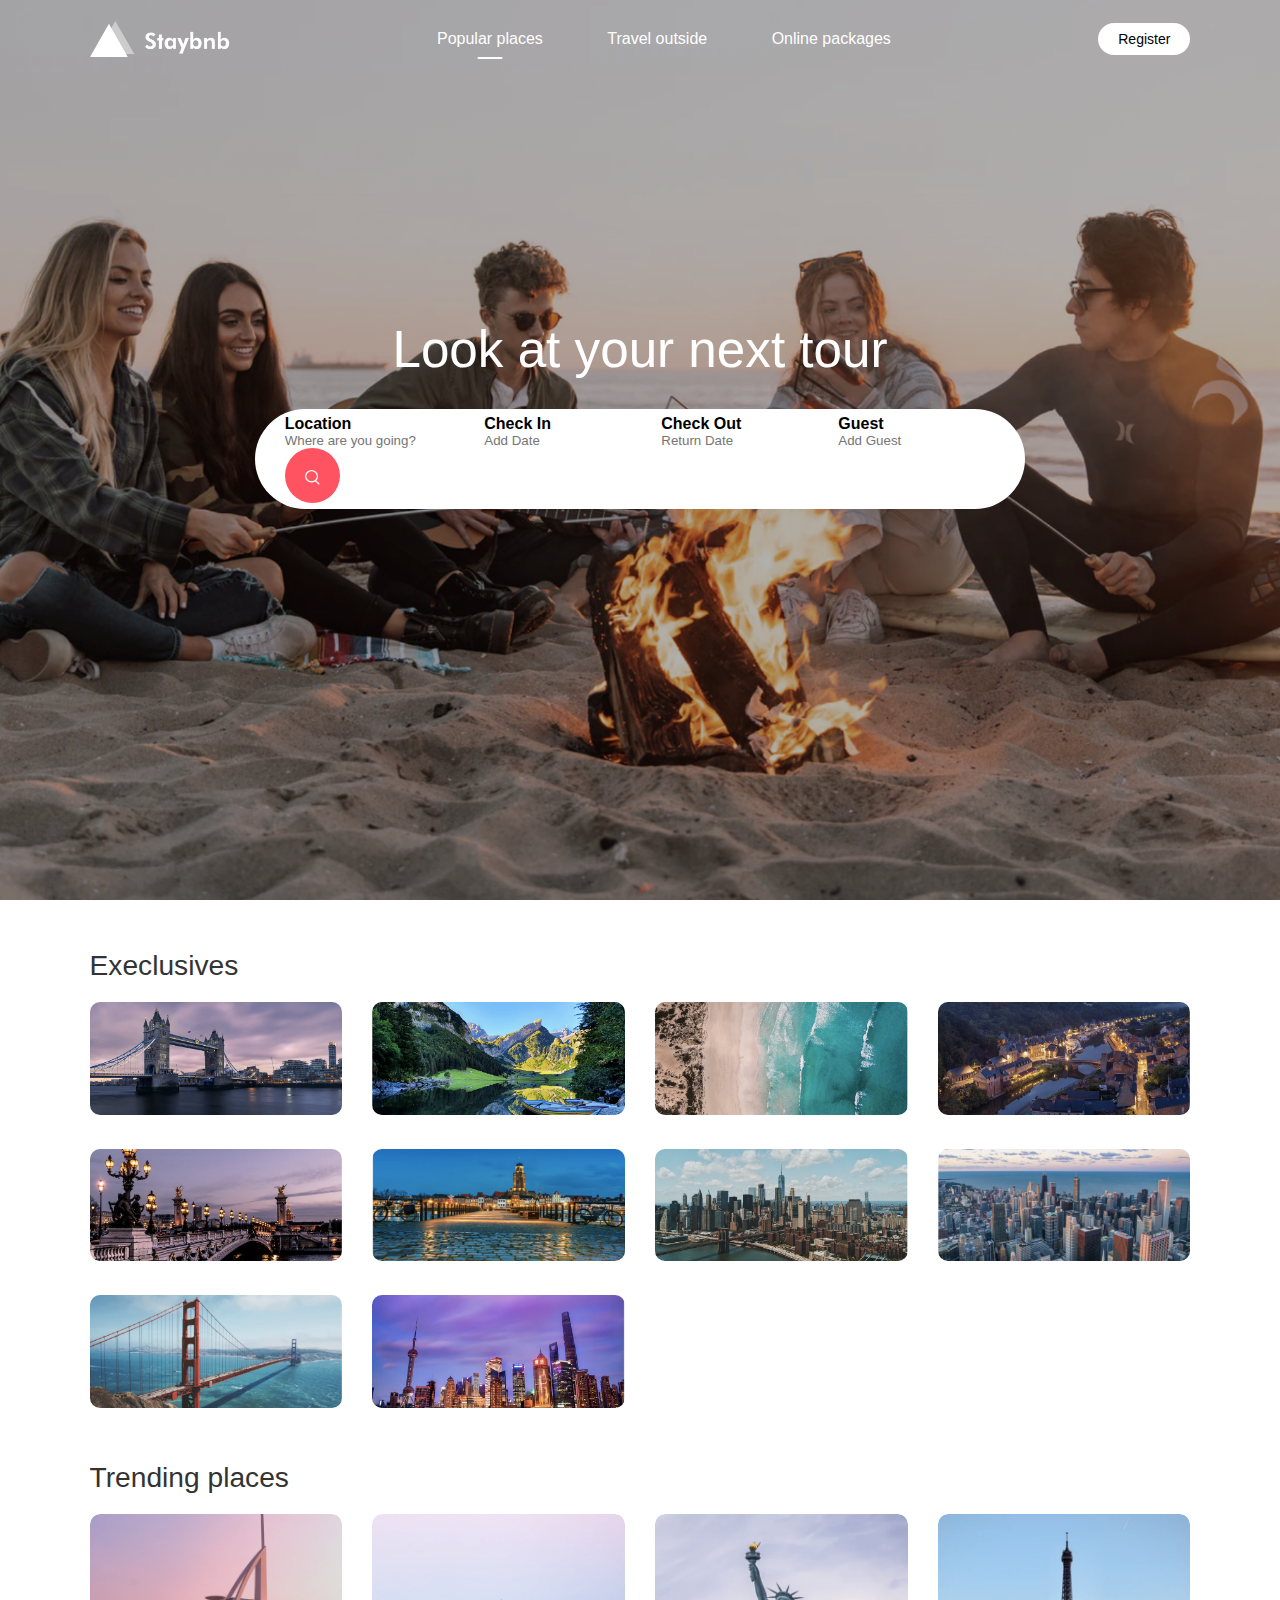
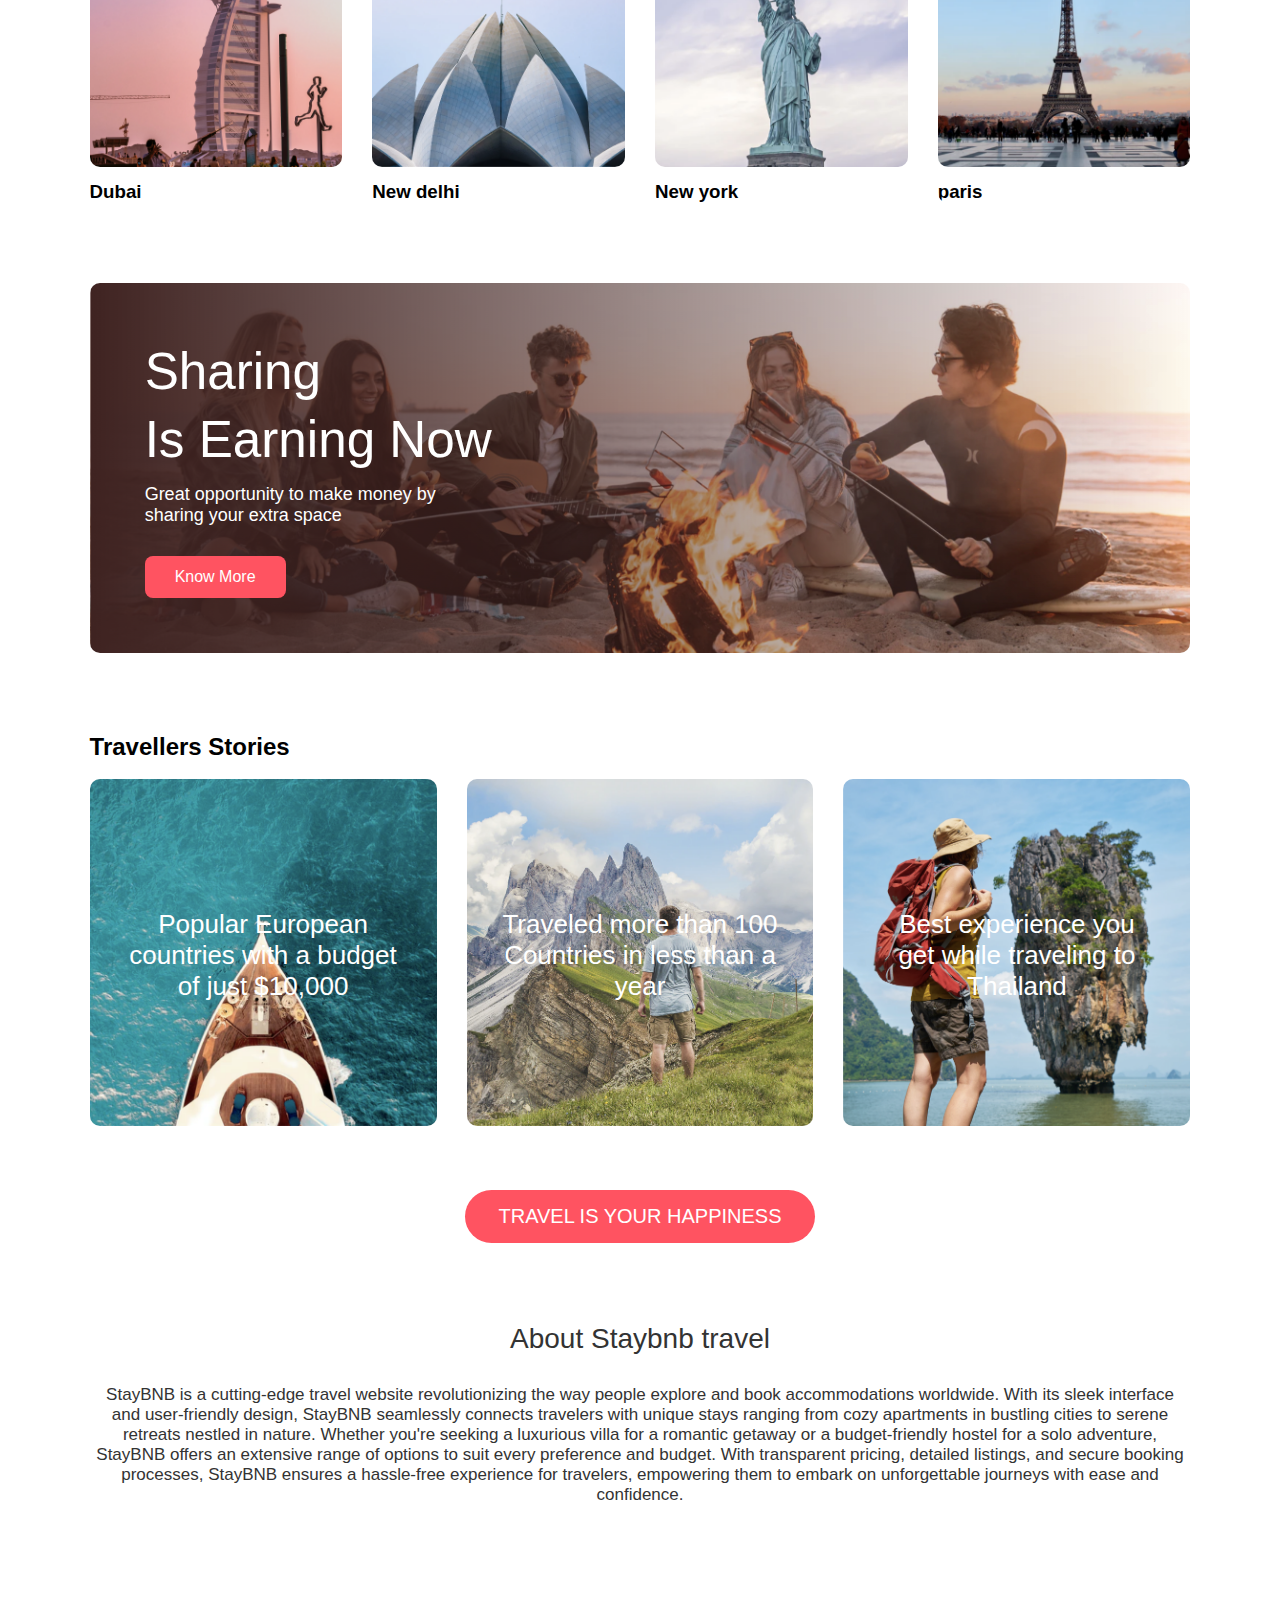
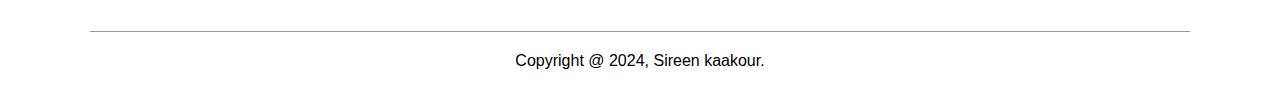
<file: index.html>
<!DOCTYPE html>
<html lang="en">
<head>
    <meta charset="UTF-8">
    <meta name="viewport" content="width=device-width, initial-scale=1.0">
    <!-- <link rel="icon" href="./images/titlebar.png"> -->
    <link rel="stylesheet" href="./CSS/Home.css">
    <link rel="stylesheet" href="https://cdnjs.cloudflare.com/ajax/libs/font-awesome/6.5.2/css/all.min.css" 
    integrity="sha512-SnH5WK+bZxgPHs44uWIX+LLJAJ9/2PkPKZ5QiAj6Ta86w+fsb2TkcmfRyVX3pBnMFcV7oQPJkl9QevSCWr3W6A=="
     crossorigin="anonymous" referrerpolicy="no-referrer" />
   
     <title>Home page</title>

</head>
<body>


    <!-- ----------------------------------------------------header------------------------------------------------------------ -->


    <div class="header">
    
        <nav>
        <img src="images/logo.png" class="logo">
            <ul class="nav-links">
                <li><a href="Listing.html" class="active" >Popular places</a></li>
                <li><a href="house.html">Travel outside</a></li>
                <li><a href="Listing.html">Online packages</a></li>
                
            </ul>


            <!-- --------------------------------Login form in Register button STARTS HERE------------------------------------------- -->


            <button id="showloginform">Register</button>
            <div class="login-form" id="loginForm">
                <form action="" method="post" id="loginFormElement">
                    <div class="inputBox"><br>
                        <span>Username</span>
                        <input type="text" placeholder="enter your username" id="username" required >
                    </div>
                    <div class="inputBox">
                        <span>Password</span>
                        <input type="password" placeholder="enter your password" id="password" required>
                    </div>
                  
                    <div class="remember">
                        
                        <input type="checkbox" id="login-remember">
                        <label for="login-remember">Remember me</label>
                    </div>
                    <input type="submit" class="btn" value="login">
                   </form>
            </div>
        </nav>
       <!-- ------------------------------------LOGIN FORM IN REGISTER BUTTON ENDS HERE---------------------------------- -->
       
    


        <!-- -------------------------------------SEARCH FORM STARTS HERE---------------------------------------------------------------- -->



        <div class="container">
            <h1>Look at your next tour</h1>    
        <div class="search" id="searchForm" onsubmit="submitForm(event)">
            <form >
                <div class="Location-input">
                    <label >Location</label>
                    <input type="text" id="location" placeholder="Where are you going?" required>
                </div>
                <div>
                    <label>Check In</label>
                    <input type="text" id= "checkIn" placeholder="Add Date" required>
                </div>
                <div>
                    <label >Check Out</label>
                    <input type="text" id="checkOut" placeholder="Return Date" required>
                </div>
                <div>
                    <label >Guest</label>
                    <input type="text" id="guest" placeholder="Add Guest" required>
                </div>
                <button type="submit"><img src="images/search.png" ></button>
            </form>
        </div>

    </div>
</div>
        <!-- -------------------------------------------------SEARCH FORM ENDS HERE-------------------------------------------------------------------------- -->




    
 

    <!-- ------------------------------------------------------EXCECLUSIVES STARTS HERE-------------------------------------------------------------------------------------------- -->




    <div class="container">
    <h2 class="sub-titles">Execlusives</h2>
    <div class="execlusives">
        <div>
            <img src="images/image-1.png" >
            <span>
                <h3>London</h3>
                <p>Starts @ 799$</p>
            </span>
        </div>
        <div>
            <img src="images/image-2.png" >
            <span>
                <h3>SwitzerLand</h3>
                <p>Starts @ 1319$</p>
            </span>
        </div>
        <div>
            <img src="images/image-3.png" >
            <span>
                <h3>Australia</h3>
                <p>Starts @ 999$</p>
            </span>
        </div>
        <div>
            <img src="images/image-4.png" >
            <span>
                <h3>France</h3>
                <p>Starts @ 647$</p>
            </span>
        </div>
        
        <div>
            <img src="images/image-5.png" > 
            <span>
                <h3>Amsterdam</h3>
                <p>Starts @ 598$</p>
            </span>
         </div>
        

         <div>
            <img src="images/image-6.png" >
            <span>
                <h3>NetherLands</h3>
                <p>Starts @ 963$</p>
            </span>
        </div>
        <div>
            <img src="images/image-7.png" >
            <span>
                <h3>NewYork</h3>
                <p>Starts @ 1425$</p>
            </span>
        </div>
        <div>
            <img src="images/image-8.png" >
            <span>
                <h3>Chicago</h3>
                <p>Starts @ 856$</p>
            </span>
        </div>
        <div>
            <img src="images/image-9.png" >
            <span>
                <h3>San-Fransico</h3>
                <p>Starts @ 852$</p>
            </span>
        </div>
        
        <div>
            <img src="images/image-10.png" > 
            <span>
                <h3>Shanghai</h3>
                <p>Starts @ 325$</p>
            </span>
         </div>
        
    </div>
<!-- -----------------------------------------------------------------------------Exculisives ends here--------------------------------------------------------------------------------------------------- -->
<!-- 
----------------------------------------------------------------------------------Trending places starts here--------------------------------------------------------------------------------------------- -->
    <h2 class="sub-titles"> Trending places</h2>
<div class="trending">
    <div>
        <img src="images/dubai.png" >
        <h3>Dubai</h3>
    </div>
    <div>
        <img src="images/new-delhi.png" >
        <h3>New delhi</h3>
    </div>
    <div>
        <img src="images/new-york.png" >
        <h3>New york</h3>
    </div>
    <div>
        <img src="images/paris.png" >
        <h3>paris</h3>
    </div>
</div>

<div class="city">
    <h3>Sharing <br> Is Earning Now</h3>
    <p>Great opportunity to make money by <br> sharing your extra space</p>
    <a href="#" class="city-button">Know More</a>
</div>


<!-- 
----------------------------------------------------------------------------------Trending places ends here--------------------------------------------------------------------------------------------- -->


<!-- 
---------------------------------------------------------Traverlers starts here------------------------------------------------------------------------------------------------------------------------- -->
<h2 class="sub-title"> Travellers Stories </h2><br>
<div class="stories">
    <div>
         <img src="images/story-1.png" >
         <p>Popular European countries with a budget of just $10,000</p>
    </div>

    <div>
         <img src="images/story-2.png">
         <p>Traveled more than 100 Countries in less than a year</p>
    </div>

    <div>
         <img src="images/story-3.png">
         <p>Best experience you get while traveling to Thailand</p>
    </div>
</div>
    <a href="#" class="Start-btn">TRAVEL IS YOUR HAPPINESS</a>
    
    <div class="about-msg">
        <h2>About Staybnb travel</h2>
        <p>
            StayBNB is a cutting-edge travel website revolutionizing the way people explore and book accommodations worldwide.
            With its sleek interface and user-friendly design,
            StayBNB seamlessly connects travelers with unique stays ranging from cozy apartments in bustling cities to serene retreats nestled in nature.
            Whether you're seeking a luxurious villa for a romantic getaway or a budget-friendly hostel for a solo adventure,
            StayBNB offers an extensive range of options to suit every preference and budget. With transparent pricing, detailed listings, 
            and secure booking processes, StayBNB ensures a hassle-free experience for travelers, empowering them to embark on unforgettable journeys with ease and confidence.
        </p>
            
    </div>

    <!-- 
---------------------------------------------------------Traverlers ends here------------------------------------------------------------------------------------------------------------------------- -->


   <!-- -------------------------------------------------------------------------------footer------------------------------------------------------------------------------------------------------ -->
    <div class="footer">
         <a href="https://facebook.com/"><i class="fa-brands fa-facebook-f"></i>
         <a href="https://youtube.com/"><i class="fa-brands fa-youtube"></i>
         <a href="https://linkedin.com/"><i class="fa-brands fa-staylinked"></i>
         <a href="https://instagram.com/"><i class="fa-brands fa-instagram"></i></a>
         <a href="https://twitter.com/@X"><i class="fa-brands fa-x-twitter"></i></a>
         <hr>
         <p>Copyright @ 2024, Sireen kaakour.</p>
    </div>
   </div>
   <script src="./JAVASCRIPT/home.js"></script>
</body>
</html>
</file>
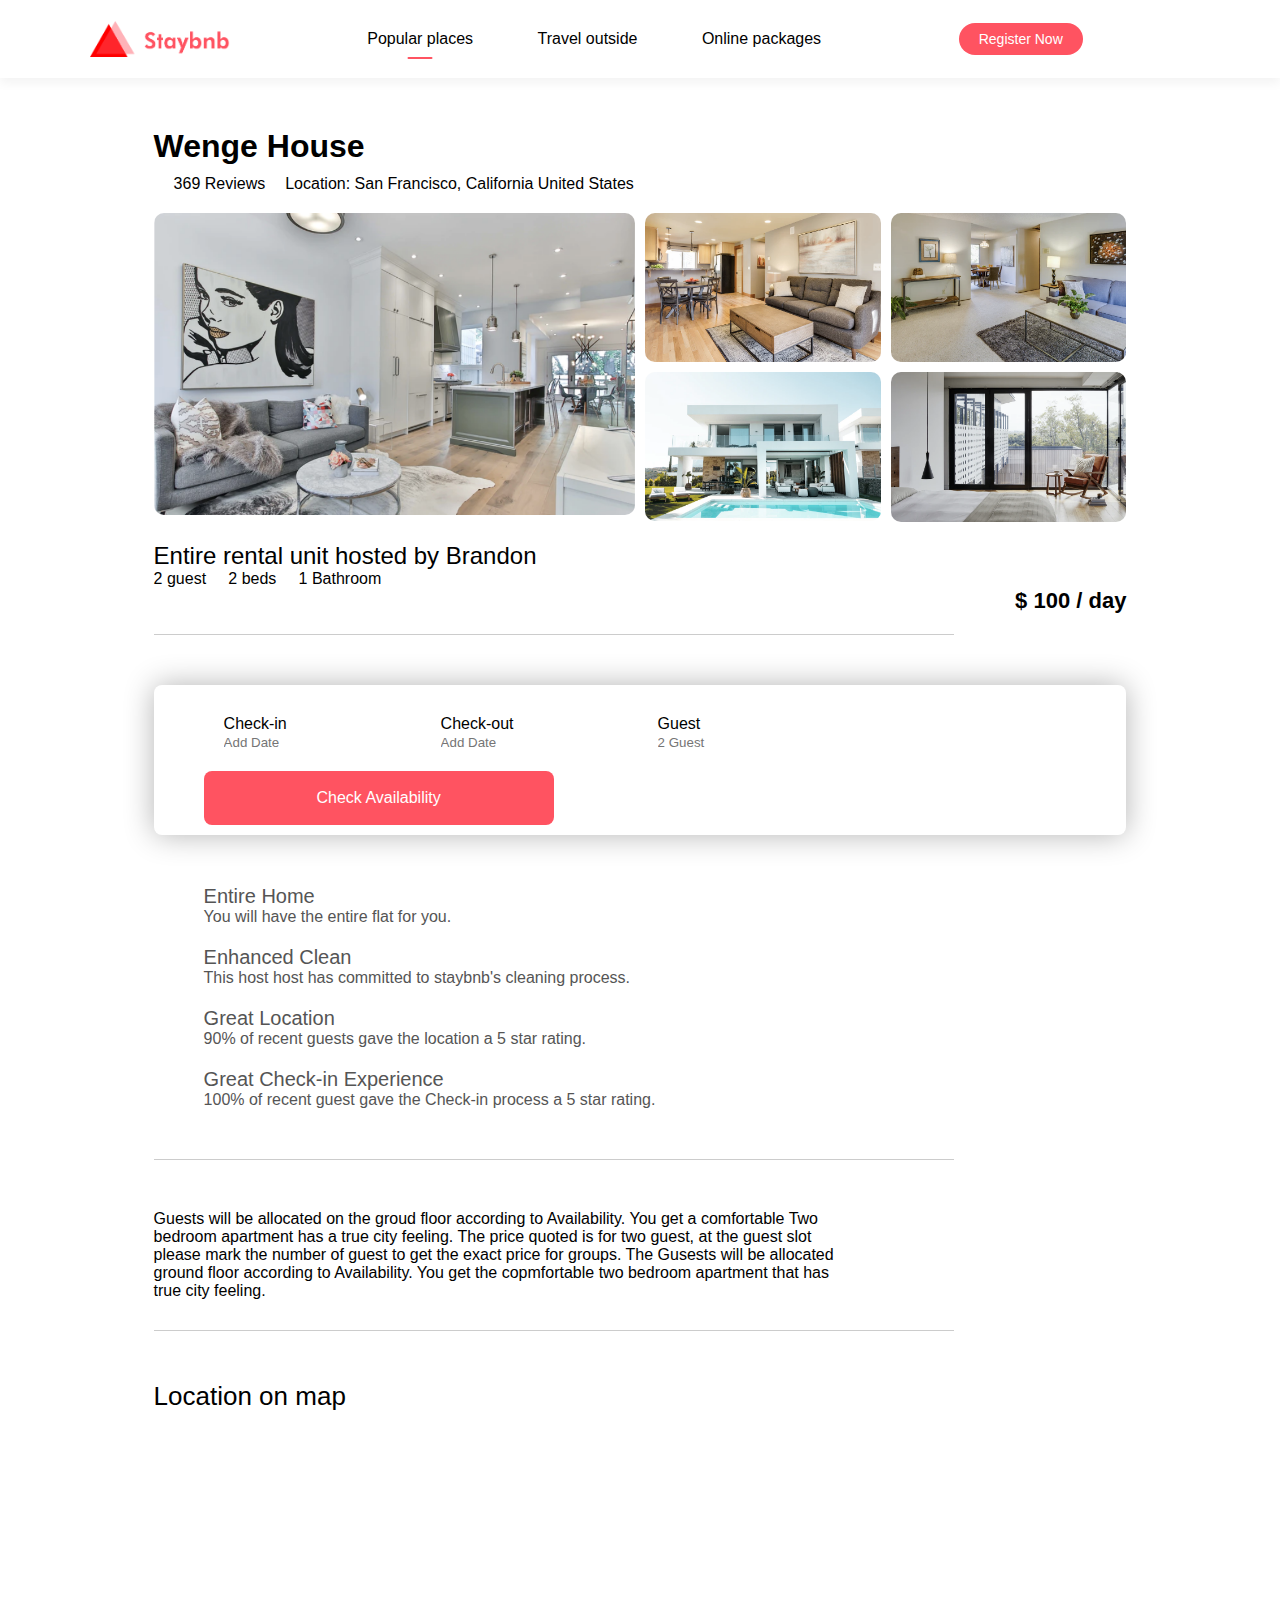
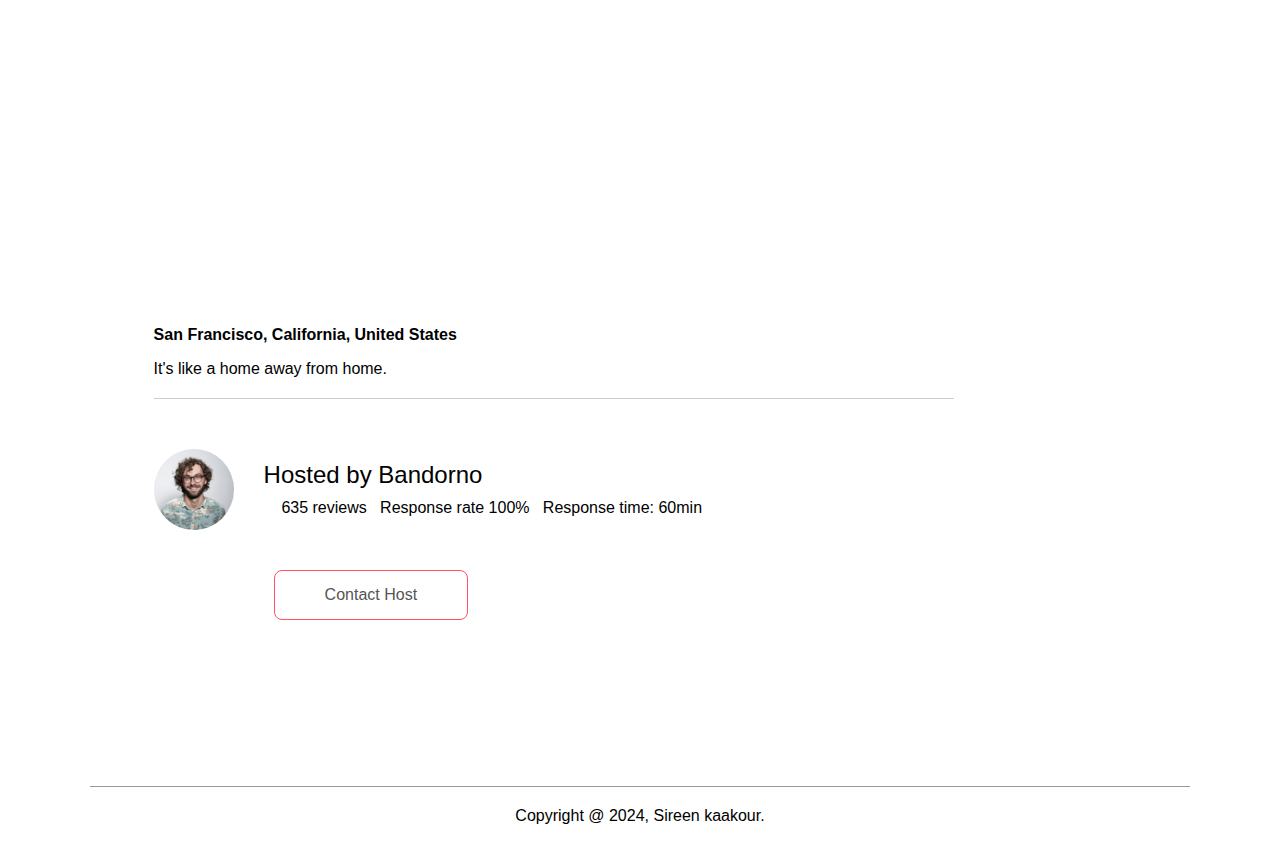
<file: house.html>
<!DOCTYPE html>
<html lang="en">
<head>
    <meta charset="UTF-8">
    <meta name="viewport" content="width=device-width, initial-scale=1.0">
    <title>House Page</title>
    <link rel="stylesheet" href="./CSS/House.css">
    <link rel="stylesheet" href="https://cdnjs.cloudflare.com/ajax/libs/font-awesome/6.5.2/css/all.min.css" 
    integrity="sha512-SnH5WK+bZxgPHs44uWIX+LLJAJ9/2PkPKZ5QiAj6Ta86w+fsb2TkcmfRyVX3pBnMFcV7oQPJkl9QevSCWr3W6A=="
     crossorigin="anonymous" referrerpolicy="no-referrer" />
     
</head>
<body>
    <!-- /*------------------------------------------------------------------------------------------------------header starts here -------------------------------------------------------------------------------------------*/ -->
    <nav id="navBar" class="navBar-white">
        <img src="images/logo-red.png" class="logo">
            <ul class="nav-links">
                <li><a href="home.html" class="active" >Popular places</a></li>
                <li><a href="home.html">Travel outside</a></li>
                <li><a href="Listing.html">Online packages</a></li>
                
            </ul>
            <a href="#" class="register-button">Register Now</a>
        <i class="fas fa-bars" onclick="togglebtn()"></i>
    </nav>
    <!-- /*------------------------------------------------------------------------------------------------------header ends here -------------------------------------------------------------------------------------------*/ -->

    <div class="house-details">
        <div class="house-title">
            <h1>Wenge House</h1>
            <div class="row">
                <div>
                    <i class="fa-solid fa-star"></i>
                    <i class="fa-solid fa-star"></i>
                    <i class="fa-solid fa-star"></i>
                    <i class="fa-solid fa-star-half-stroke"></i>
                    <i class="fa-regular fa-star"></i>
                    <span id="reviewCount">369 Reviews</span>
                </div>
                <div>
                    <p id="location">Location: San Francisco, California United States</p>
                </div>
            </div>
        </div>
        <div class="gallery">
            <div class="gallery-img1"> <img src="images/house-1.png"> </div>
                <div><img src="images/house-2.png"></div>
                <div><img src="images/house-3.png"></div>
                <div><img src="images/house-4.png"></div>
                <div><img src="images/house-5.png"></div>
           
        </div>
        <div class="small-details">
            <h2>Entire rental unit hosted by Brandon</h2>
            <p>2 guest &nbsp; &nbsp; 2 beds &nbsp; &nbsp; 1 Bathroom</p>
            <h4> $ 100 / day</h4> 

        </div>
        <hr class="line">

         <!-- /*------------------------------------------------------------------------------------------------------Check availability starts here -------------------------------------------------------------------------------------------*/ -->

        <form class="check-form">
            <div>
                <label>Check-in</label>
                <input type="text" placeholder="Add Date" id="checkInDate">
            </div>
            <div>
                <label>Check-out</label>
                <input type="text" placeholder="Add Date" id="checkOutDate">
            </div>
            <div class="guest-field">
                <label>Guest</label>
                <input type="text" placeholder="2 Guest" id="guestCount">
            </div>
    
    
        <button type="submit" onclick="checkAvailability()">Check Availability</button>
        </form>
 <!-- /*------------------------------------------------------------------------------------------------------check availability ends here -------------------------------------------------------------------------------------------*/ -->

    

  <!-- /*------------------------------------------------------------------------------------------------------icons part starts here -------------------------------------------------------------------------------------------*/ -->

        <ul class="list">
            <li><i class="fa-solid fa-house-chimney"></i>Entire Home
                <span>You will have the entire flat for you.</span>
            </li>
            <li><i class="fa-solid fa-paintbrush"></i>Enhanced Clean
                <span>This host host has committed to staybnb's cleaning process.</span>
            </li>
            <li><i class="fa-solid fa-location-dot"></i>Great Location
                <span> 90% of recent guests gave the location a 5 star rating.</span>
            </li>
            <li><i class="fa-solid fa-heart"></i>Great Check-in Experience
                <span>100% of recent guest gave the Check-in process a 5 star rating.</span>
            </li>
        </ul> <!-- /*------------------------------------------------------------------------------------------------------icon parts ends here -------------------------------------------------------------------------------------------*/ -->



 <!-- /*------------------------------------------------------------------------------------------------------paragraph starts here -------------------------------------------------------------------------------------------*/ -->

        <hr class="line">
        <p class="home-desc">
            Guests will be allocated on the groud floor according to Availability. You get a comfortable Two bedroom apartment has a true city feeling.
            The price quoted is for two guest, at the guest slot please mark the number of guest to get the exact price for groups. The Gusests will be allocated ground floor according to Availability. You get the copmfortable two bedroom apartment that has true city feeling.
        </p>
         <!-- /*------------------------------------------------------------------------------------------------------paragraph ends here -------------------------------------------------------------------------------------------*/ -->

        <hr class="line">
        <div class="map">
            <h3>Location on map</h3>
            <iframe src="https://www.google.com/maps/embed?pb=!1m18!1m12!1m3!1d100940.14245968247!2d-122.43759999999999!3d37.75769999999999!2m3!1f0!2f0!3f0!3m2!1i1024!2i768!4f13.1!3m3!1m2!1s0x80859a6d00690021%3A0x4a501367f076adff!2sSan%20Francisco%2C%20CA%2C%20USA!5e0!3m2!1sen!2slb!4v1714651550126!5m2!1sen!2slb" width="600" height="450" style="border:0;" allowfullscreen="" loading="lazy" referrerpolicy="no-referrer-when-downgrade"></iframe>
        
        <b id="locationName">San Francisco, California, United States</b>
        <p id="locationDescription">It's like a home away from home. </p>
 <!-- /*------------------------------------------------------------------------------------------------------location ends here -------------------------------------------------------------------------------------------*/ -->


  <!-- /*------------------------------------------------------------------------------------------------------host starts here -------------------------------------------------------------------------------------------*/ -->

        <hr class="line">
        <div class="host">
            <img src="images/host.png" >
            <div>
                <h2>Hosted by Bandorno</h2>
                <p><span id="hostRating">
                    <i class="fa-solid fa-star"></i>
                    <i class="fa-solid fa-star"></i>
                    <i class="fa-solid fa-star"></i>
                    <i class="fa-solid fa-star-half-stroke"></i>
                    <i class="fa-regular fa-star"></i>
                </span>&nbsp; &nbsp; <span id="hostReviewsCount"></span> 635 reviews &nbsp; Response rate 100% &nbsp; Response time: 60min</p>
            </div>
        </div>
        <a href="#" class="contact-host">Contact Host</a>
        </div>
    </div>
     <!-- /*------------------------------------------------------------------------------------------------------host ends here -------------------------------------------------------------------------------------------*/ -->



<!-- /*------------------------------------------------------------------------------------------------------footer starts here -------------------------------------------------------------------------------------------*/ -->
   <div class="container">
    <div class="footer">
        <a href="https://facebook.com/"><i class="fa-brands fa-facebook-f"></i>
        <a href="https://youtube.com/"><i class="fa-brands fa-youtube"></i>
        <a href="https://linkedin.com/"><i class="fa-brands fa-staylinked"></i>
        <a href="https://instagram.com/"><i class="fa-brands fa-instagram"></i></a>
        <a href="https://twitter.com/@X"><i class="fa-brands fa-x-twitter"></i></a>
        <hr>
        <p>Copyright @ 2024, Sireen kaakour.</p>
      
        
   </div>
   </div>
</div>


<!-- /*------------------------------------------------------------------------------------------------------footer ends here -------------------------------------------------------------------------------------------*/ -->
<script src="JAVASCRIPT/house.js"></script>
</body>
</html>
</file>
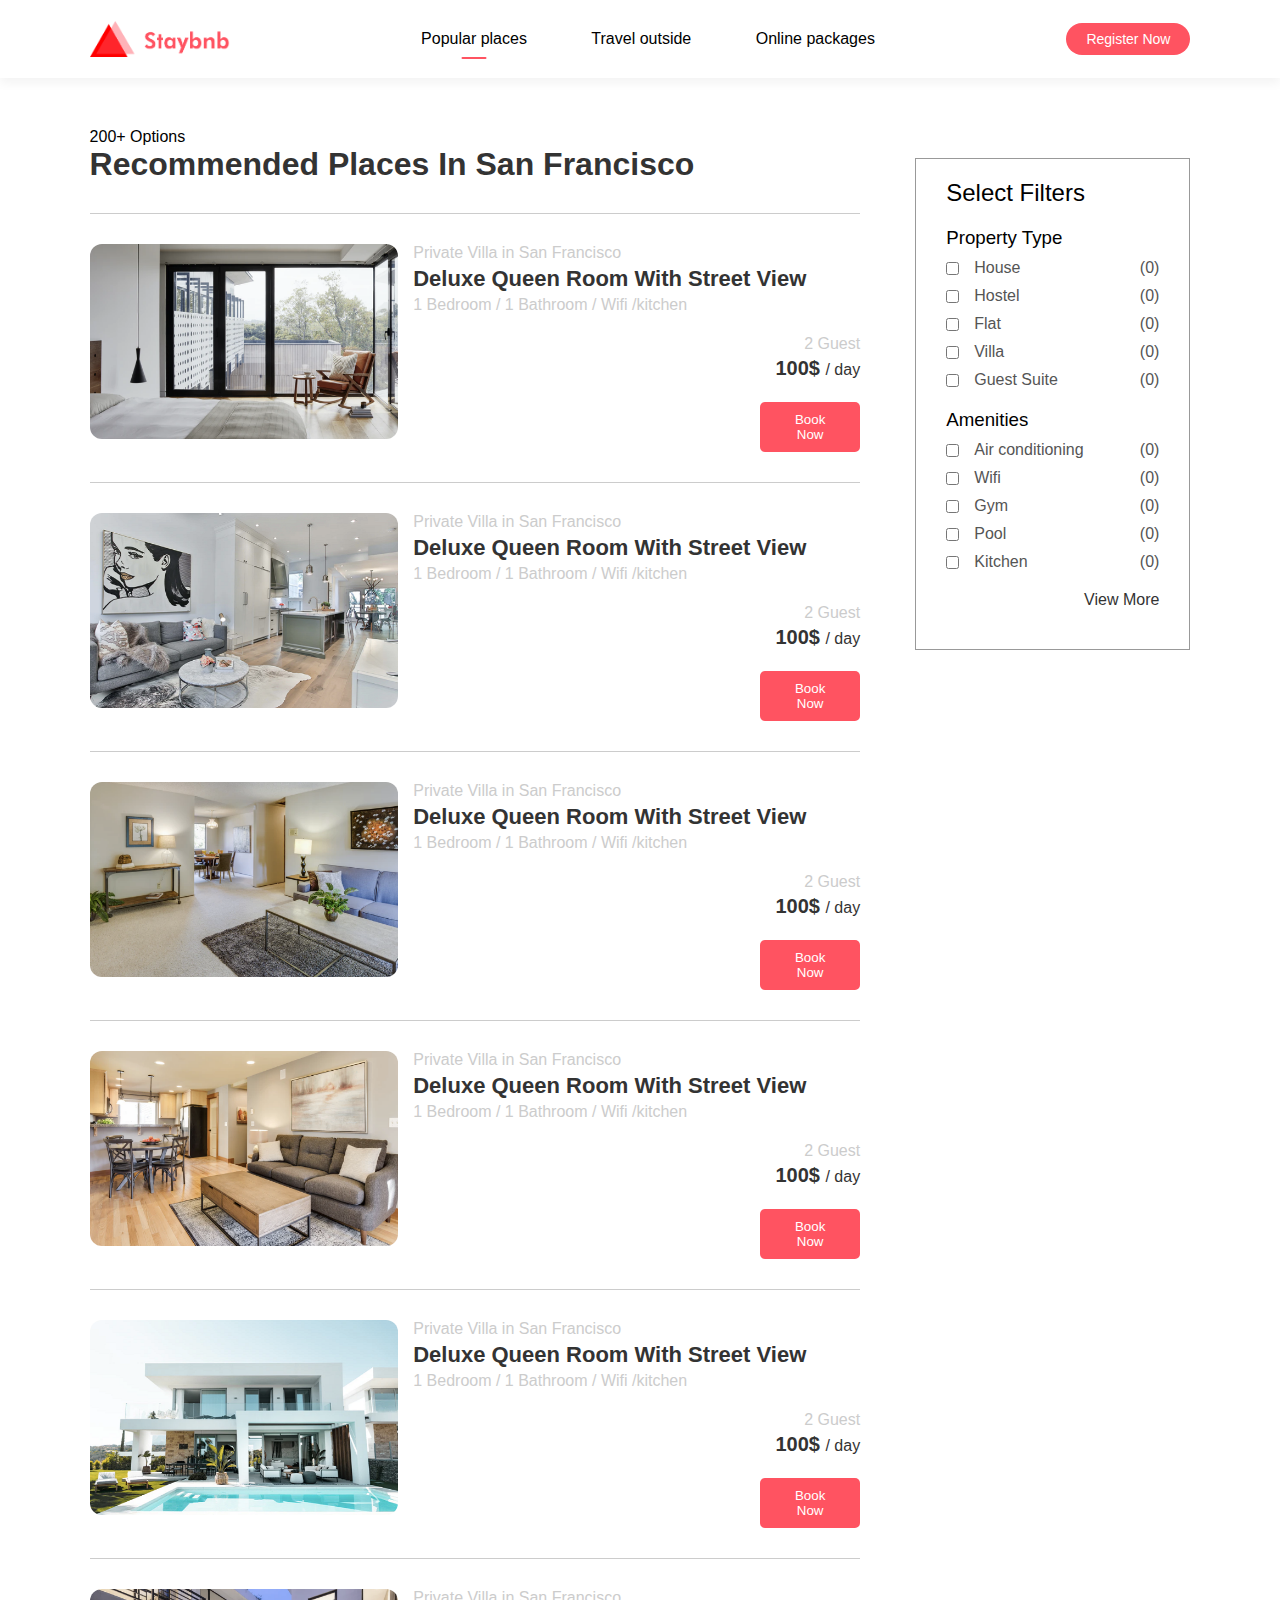
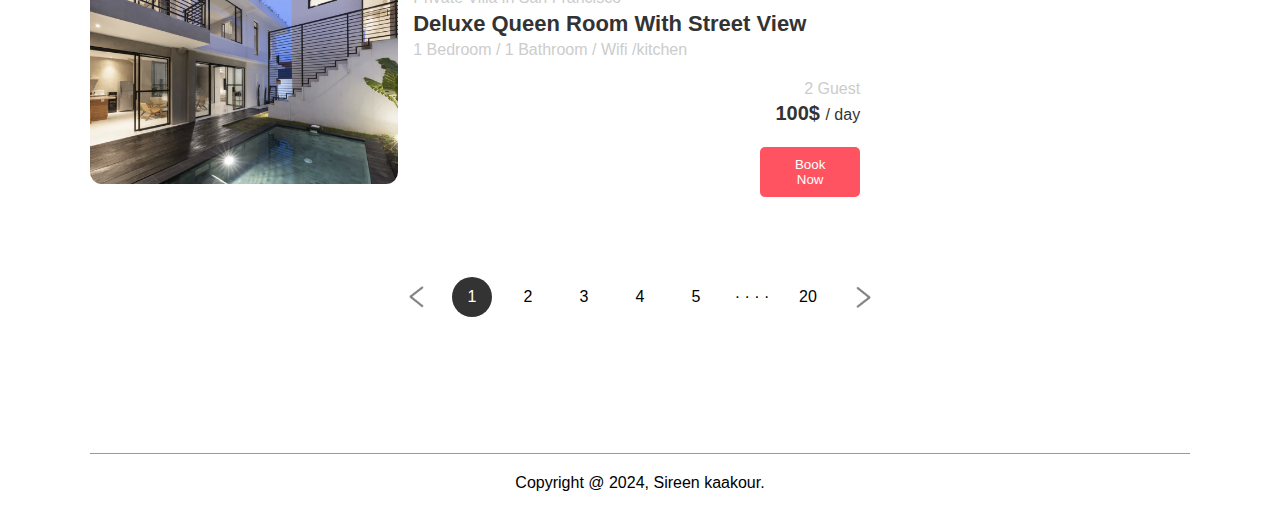
<file: Listing.html>
<!DOCTYPE html>
<html lang="en">
<head>
    <meta charset="UTF-8">
    <meta name="viewport" content="width=device-width, initial-scale=1.0">
    <!-- <link rel="icon" href="./images/titlebar.png"> -->
    <link rel="stylesheet" href="./CSS/listing.css">
    <link rel="stylesheet" href="https://cdnjs.cloudflare.com/ajax/libs/font-awesome/6.5.2/css/all.min.css" 
    integrity="sha512-SnH5WK+bZxgPHs44uWIX+LLJAJ9/2PkPKZ5QiAj6Ta86w+fsb2TkcmfRyVX3pBnMFcV7oQPJkl9QevSCWr3W6A=="
     crossorigin="anonymous" referrerpolicy="no-referrer" />

  <title>Listing page</title>

</head>
<body>
    <!-- -----------------------------------------------------------------------------Header part starts here--------------------------------------------------------------------------------------------------------------------- -->


    <nav id="navBar" class="navBar-white">
        <img src="images/logo-red.png" class="logo">
            <ul class="nav-links">
                <li><a href="home.html" class="active" >Popular places</a></li>
                <li><a href="house.html">Travel outside</a></li>
                <li><a href="house.html">Online packages</a></li>
                
            </ul>
            <a href="#" class="register-button">Register Now</a>
            
        </nav>
        <div class="container">
            <!-- -----------------------------------------------------------------------------Header part ends here--------------------------------------------------------------------------------------------------------------------- -->



  <!-- -----------------------------------------------------------------------------list left part starts here--------------------------------------------------------------------------------------------------------------------- -->


<div class="list-container">
    <div class="left-col">
        <p>200+ Options</p>
        <h1>Recommended Places In San Francisco</h1>
     <div class="house">
        <div class="house-img">
            <img src="images/image-s1.png">
        </div>
        <div class="house-info">
            <p>Private Villa in San Francisco</p>
            <h3>Deluxe Queen Room With Street View</h3>
            <p>1 Bedroom / 1 Bathroom / Wifi /kitchen </p>
            <i class="fa-solid fa-star"></i>
            <i class="fa-solid fa-star"></i>
            <i class="fa-solid fa-star"></i>
            <i class="fa-solid fa-star-half-stroke"></i>
            <i class="fa-regular fa-star"></i>
            <div class="house-price">
                
                <p>2 Guest</p>
                <h3>100$ <span> / day</span></h3><br>
                <button type="submit" class= "book" onclick="submitBookingForm()">Book Now</button>

            </div>
        </div>
     </div>
     <div class="house">
        <div class="house-img">
            <img src="images/image-s2.png">
        </div>
        <div class="house-info">
            <p>Private Villa in San Francisco</p>
            <h3>Deluxe Queen Room With Street View</h3>
            <p>1 Bedroom / 1 Bathroom / Wifi /kitchen </p>
            <i class="fa-solid fa-star"></i>
            <i class="fa-solid fa-star"></i>
            <i class="fa-solid fa-star"></i>
            <i class="fa-solid fa-star-half-stroke"></i>
            <i class="fa-regular fa-star"></i>
            <div class="house-price">
                <p>2 Guest</p>
                <h3>100$ <span> / day</span></h3><br>
                <button type="submit" class= "book" onclick="submitBookingForm()">Book Now</button>
            </div>
        </div>
     </div>
     <div class="house">
        <div class="house-img">
            <img src="images/image-s3.png">
        </div>
        <div class="house-info">
            <p>Private Villa in San Francisco</p>
            <h3>Deluxe Queen Room With Street View</h3>
            <p>1 Bedroom / 1 Bathroom / Wifi /kitchen </p>
            <i class="fa-solid fa-star"></i>
            <i class="fa-solid fa-star"></i>
            <i class="fa-solid fa-star"></i>
            <i class="fa-solid fa-star-half-stroke"></i>
            <i class="fa-regular fa-star"></i>
            <div class="house-price">
                <p>2 Guest</p>
                <h3>100$ <span> / day</span></h3><br>
                <button type="submit" class= "book" onclick="submitBookingForm()">Book Now</button>
            </div>
        </div>
     </div>
     <div class="house">
        <div class="house-img">
            <img src="images/image-s4.png">
        </div>
        <div class="house-info">
            <p>Private Villa in San Francisco</p>
            <h3>Deluxe Queen Room With Street View</h3>
            <p>1 Bedroom / 1 Bathroom / Wifi /kitchen </p>
            <i class="fa-solid fa-star"></i>
            <i class="fa-solid fa-star"></i>
            <i class="fa-solid fa-star"></i>
            <i class="fa-solid fa-star-half-stroke"></i>
            <i class="fa-regular fa-star"></i>
            <div class="house-price">
                <p>2 Guest</p>
                <h3>100$ <span> / day</span></h3><br>
                <button type="submit" class= "book" onclick="submitBookingForm()">Book Now</button>
            </div>
        </div>
     </div>
     <div class="house">
        <div class="house-img">
            <img src="images/image-s5.png">
        </div>
        <div class="house-info">
            <p>Private Villa in San Francisco</p>
            <h3>Deluxe Queen Room With Street View</h3>
            <p>1 Bedroom / 1 Bathroom / Wifi /kitchen </p>
            <i class="fa-solid fa-star"></i>
            <i class="fa-solid fa-star"></i>
            <i class="fa-solid fa-star"></i>
            <i class="fa-solid fa-star-half-stroke"></i>
            <i class="fa-regular fa-star"></i>
            <div class="house-price">
                <p>2 Guest</p>
                <h3>100$ <span> / day</span></h3><br>
                <button type="submit" class= "book" onclick="submitBookingForm()">Book Now</button>
            </div>
        </div>
     </div>
     <div class="house">
        <div class="house-img">
            <img src="images/image-s6.png">
        </div>
        <div class="house-info">
            <p>Private Villa in San Francisco</p>
            <h3>Deluxe Queen Room With Street View</h3>
            <p>1 Bedroom / 1 Bathroom / Wifi /kitchen </p>
            <i class="fa-solid fa-star"></i>
            <i class="fa-solid fa-star"></i>
            <i class="fa-solid fa-star"></i>
            <i class="fa-solid fa-star-half-stroke"></i>
            <i class="fa-regular fa-star"></i>
            <div class="house-price">
                <p>2 Guest</p>
                <h3>100$ <span> / day</span></h3><br>
                <button type="submit" class= "book" onclick="submitBookingForm()">Book Now</button>
            </div>
        </div>
     </div>
    </div>
      <!-- -----------------------------------------------------------------------------left part ends here--------------------------------------------------------------------------------------------------------------------- -->


  <!-- -----------------------------------------------------------------------------right parft starts here--------------------------------------------------------------------------------------------------------------------- -->

    <div class="right-col">
        <div class="side-bar">
            <h2>Select Filters</h2>
            <h3>Property Type</h3>
            <div class="filter">
                <input type="checkbox" id="house"> <p>House</p> <span id="housecount">(0)</span>
            </div>
            <div class="filter">
                <input type="checkbox" id="hostel"> <p>Hostel</p> <span id="hostelcount">(0)</span>
            </div>
            <div class="filter">
                <input type="checkbox" id="flat"> <p>Flat</p> <span id="flatcount">(0)</span>
            </div>
            <div class="filter">
                <input type="checkbox" id="villa"> <p>Villa</p> <span id="villacount">(0)</span>
            </div>
            <div class="filter">
                <input type="checkbox" id="suite"> <p>Guest Suite </p> <span id="suitecount">(0)</span>
            </div>
            <h3>Amenities</h3>
            <div class="filter">
                <input type="checkbox" id="air"> <p>Air conditioning</p> <span id="aircount">(0)</span>
            </div>
            <div class="filter">
                <input type="checkbox" id="wifi"> <p>Wifi</p> <span id="wificount">(0)</span>
            </div>
            <div class="filter">
                <input type="checkbox" id="gym"> <p>Gym</p> <span id="gymcount">(0)</span>
            </div>
            <div class="filter">
                <input type="checkbox" id="pool"> <p>Pool</p> <span id="poolcount">(0)</span>
            </div>
            <div class="filter">
                <input type="checkbox" id="kitchen"> <p>Kitchen</p> <span id="kitchencount">(0)</span>
            </div>
            <div class="sidebar-link">
                <a href="#" id="viewMoreLink">View More</a>
            </div>
        </div>
    </div>
</div>
  <!-- -----------------------------------------------------------------------------right part  ends here--------------------------------------------------------------------------------------------------------------------- -->


    <!-- -----------------------------------------------------------------------------Pagination start here--------------------------------------------------------------------------------------------------------------------- -->

        </div>
<div class="pagination">
    <img src="images/arrow.png" >
    <span class="current">1</span>
    <span>2</span>
    <span>3</span>
    <span>4</span>
    <span>5</span>
    <span>&middot;  &middot; &middot; &middot;</span>
    <span>20</span>
    <img src="images/arrow.png" class="right-arrow">
</div>
  <!-- -----------------------------------------------------------------------------Pagination ends here--------------------------------------------------------------------------------------------------------------------- -->


    <!-- -----------------------------------------------------------------------------footer starts here--------------------------------------------------------------------------------------------------------------------- -->

<div class="container">
    <div class="footer">
        <a href="https://facebook.com/"><i class="fa-brands fa-facebook-f"></i>
        <a href="https://youtube.com/"><i class="fa-brands fa-youtube"></i>
        <a href="https://linkedin.com/"><i class="fa-brands fa-staylinked"></i>
        <a href="https://instagram.com/"><i class="fa-brands fa-instagram"></i></a>
        <a href="https://twitter.com/@X"><i class="fa-brands fa-x-twitter"></i></a>
        <hr>
        <p>Copyright @ 2024, Sireen kaakour.</p>
   </div>

     <!-- -----------------------------------------------------------------------------footer ends here--------------------------------------------------------------------------------------------------------------------- -->



       <!-- -----------------------------------------------------------------------------Book modal starts here--------------------------------------------------------------------------------------------------------------------- -->

<!-- Modal Trigger Button -->
<button id="openModalBtn">Open Modal</button>

<!-- Modal -->
<div id="myModal" class="modal">
  <!-- Modal content -->
  <div class="modal-content">
    <span class="close">&times;</span>
    <h2>Book Your Stay</h2>
    <form id="bookingForm">
      <label for="name">Name:</label>
      <input type="text" id="name" name="name" required>
      <label for="email">Email:</label>
      <input type="email" id="email" name="email" required>
      <label for="guests">Number of Guests:</label>
      <input type="number" id="guests" name="guests" min="1" required>
      <label for="checkInDate">Check-in Date:</label>
      <input type="date" id="checkInDate" name="checkInDate" required>
      <label for="checkOutDate">Check-out Date:</label>
      <input type="date" id="checkOutDate" name="checkOutDate" required>
      <button type="submit">Book Now</button>
    </form>
  </div>
</div>
  <!-- -----------------------------------------------------------------------------Book modal ends here--------------------------------------------------------------------------------------------------------------------- -->



  <script src="./JAVASCRIPT/listing.js"></script>
       
</body>
</html>
</file>
<file: CSS/Home.css>
*{
    margin: 0;
    padding: 0;
    box-sizing: border-box;
    font-family: 'poppins', sans-serif;
}





/* ---------------------------------------------HEADER------------------------------------- */
.header{
    min-height: 100vh;
    width: 100%;
    background-image:linear-gradient(rgba(0,0,0,0.3) , rgba(0,0,0,0.3)), url(../images/banner.png) ;
    background-size: cover;
    background-position: center;
}
nav{
    display: flex ; /* items side by side */
    align-items: center;
    justify-content: space-between;
    padding: 20px 7%;
}
.logo{
    width: 140px;
    cursor:pointer;
}
  
.nav-links li{
    list-style: none;
    display: inline-block;
    margin: 10px 30px;
}
.nav-links li a{
    text-decoration: none;
    color: white;
}
#showloginform{
    background: white;
    color: black;
    padding: 8px 20px;
    border-radius: 20px;
    border-style: none;
    text-decoration: none;
    font-size: 14px;
}





/* -----------------------------------LOGINFORM--------------------------- */

.login-form
{
     display: none; /* hide the form */
}
.header .login-form{
position: absolute;
top: 10%; right: 2%;
background-color:#fff;
border-radius: 3px;
box-shadow:#999 ;
width: 20rem;
padding-left: 1rem;
} 

.header .login-form .inputBox {
margin-bottom: 5px;
}
.header .login-form .inputBox span{
    font-size: 15px;
    color:#333 ;
    margin-top: 15px;
}
.header .login-form .inputBox input{
font-size: 16px;
color:#555 ;
border-radius: 3px ;
padding: 3px;
border-style: none;
background:#fff;
width: 80%;
text-transform: none;
margin: 8px 0;
}
.header .login-form input{
    margin-bottom: 8px;
}


.header .login-form .remember{
   
    align-items: center;
   
    padding: 8px 0;
}
.header .login-form .remember label{
cursor: pointer;
color: #999;
font-size: 10px;
}
.header .login-form .btn{
    width: 90%;
    border-style: none;
    margin: 5px;
}

.btn{
   margin-top: 4px;
   display: inline-block;
   padding: 10px 5px;
   font-size: 10px;
   color: #fff;
   background-color: #ff5361;
   border-radius: 3px; 
   cursor: pointer;
}
.btn:hover{
    letter-spacing: 2px;
}






.container{
    padding: 0 7%;
}
.header h1{
    font-size: 4vw;
    font-weight: 500;
    color: white;
    text-align: center;
    padding-top: 22%;
}











/* -----------------------SEARCH FORM ------------------------------------ */
.search{
    background-color: white;
    width: 70%;
    margin: 30px auto;
    padding: 6px 10px 6px 30px;
    border-radius: 50px;
}
.search form{
    display: flex;
    align-items: center;
    flex-wrap: wrap;
}
.search form input{
    display: block;
    border: 0;
    outline: none;
    background: transparent;
}
.search form button{
    background-color: #ff5361;
    width: 55px;
    height: 55px;
    border-radius: 50%;
    border: 0;
    outline: none;
    cursor: pointer;
}
.search form button img{
    width: 15px;
    margin-top: 7px;
}
.Location-input{
    flex: 1; /*Make the space between the location input and other inputs*/
}
.search form label{
    font-weight: 600; /*Bold the titles of the search bar */

}



















/*--------------execlusives-------------------*/
.sub-titles{
    margin: 50px 0px 20px;
    font-size: 2.2vw;
    font-weight: 500;
    color: #333;
}
.execlusives{
   display: grid;
   grid-template-columns: repeat(auto-fit, minmax(200px, 1fr)); /*defines the number and size of columns in a CSS grid layout / generate a series of track sizes for grid columns.*/
   grid-gap: 30px; 
}
.execlusives div img{
    width: 100%;
    border-radius: 10px;
}
.execlusives div{
    position: relative;
}
.execlusives div span{
    position: absolute;   
    text-align: center;
    top: 50%;
    left: 50%;
    transform: translate(-50%, -50%);
    color: white;
}

.execlusives div:hover img
 {
    filter: brightness(80%); /* Slightly dim the image */
}

.execlusives div span
 {
    opacity: 0; /* Initially hide the text */
    transition: opacity 0.3s ease; /* Add a smooth transition */
}

.execlusives div:hover span
{
    opacity: 1; /* Show the text on hover */
}



















/*--------------------Trending places---------------*/
.trending{
    display: grid;
    grid-template-columns: repeat(auto-fit,minmax(200px,1fr));
    grid-gap:30px;
    margin-bottom: 30px;
}
.trending div img{
    width: 100%;
    border-radius: 10px;
}
.trending h3{
    font-weight: 600;
    margin-top: 10px;
}

.trending div {
    position: relative;
    overflow: hidden;
    border-radius: 10px;
    transition: transform 0.3s ease;
}

.trending div:hover {
    transform: scale(1.05); /* Enlarge the image on hover */
}















/*----------------------call to action----------------*/
.city{
    margin: 80px 0;
    background-image: linear-gradient(to right, #3f2321, transparent),url(../images/banner.png);
    background-size: cover;
    background-position: center;
    border-radius: 10px;
    padding: 5%;
    color: white;
}
.city h3{
    font-size: 4vw;
    line-height: 5.3vw;
    font-weight: 500;
}
.city p{
    font-size: 18px;
    margin: 10px 0 ;

}
.city-button{
background: #ff5361;
color: #fff;
text-decoration: none;
padding: 12px 30px;
border-radius: 8px;
margin-top:20px;
display: inline-block;
}
























/*------------------Travellers stories------------------------*/
.stories{
    display: grid;
    grid-template-columns: repeat(auto-fit,minmax(200px,1fr));
    grid-gap:30px;
    margin-bottom: 30px;
}
.stories div img{
    width: 100%;
    border-radius: 10px;
}
.stories div{
    position: relative;
    text-align: center ;
}
.stories p{
    width: 80%;
    position: absolute;
    top: 50%;
    left: 50%;
    transform: translate(-50%, -50%);
    color: white;
    font-size: 26px;
}
.Start-btn{
    text-decoration: none;
    background: #ff5361;
    color: white;
    width: 80%;
    max-width: 350px;
    display: block;
    text-align: center;
    margin: 60px auto;
    padding: 15px;
    border-radius: 30px;
    font-size: 20px;

}


















/*----------------about msg-------------*/
.about-msg{
text-align: center;
margin: 80px 0 ;
color: #333;
font-size:17px ;
}
.about-msg h2{
    font-size:28px ;
    margin-bottom: 30px;
    font-weight: 500;
}




















/*----------------footer---------------*/
.footer{
    margin: 80px 0 10px;
    text-align: center;
}
.footer a{
    text-decoration: none;
    color: #999;
    font-size: 22px;
    margin: 0 10px;
}
.footer hr{
    background: #999;
    height: 1px;
    width: 100%;
    border: 0;
    margin: 20px 0;
}
.footer p{
    padding-bottom: 15px;
}
.active{
    position: relative;
}
.active::after{
content: '';
background: #fff;
width: 25px;
height: 2px;
position: absolute;
left: 50%;
transform: translateX(-50%);
bottom: -12px;
border-radius: 2px;
}
</file>
<file: CSS/House.css>
*{
    margin: 0;
    padding: 0;
    box-sizing: border-box;
    font-family: 'poppins', sans-serif;
}
#navBar{
    display: flex ; /* items side by side */
    align-items: center;
    justify-content: space-between;
    padding: 20px 7%;
}
.navBar-white{
    background: white;
    box-shadow: 0 5px 10px rgba(0,0,0,0.05);
}
.navBar-white .nav-links li a{
    color: black;
}
.navBar-white .register-button{
    background-color: #ff5361;
    color: #fff;
}
nav.navBar-white .fa-bars{
    color: #000;
    }

.navBar-white .active::after{
        background: #ff5361;
    }
    .logo{
        width: 140px;
        cursor:pointer;
    }
      
.nav-links li{
    list-style: none;
    display: inline-block;
    margin: 10px 30px;
}
.nav-links li a{
    text-decoration: none;
    color: white;
}
.register-button{
    background: white;
    color: black;
    padding: 8px 20px;
    border-radius: 20px;
    text-decoration: none;
    font-size: 14px;
}

    .house-details{
        padding: 0 12%;
    }
    .house-title{
        margin-top: 50px;
    }
    .house-title h1{
        font-weight: 600;
    }
    .house-title .row{
        display:flex;
        flex-wrap: wrap;
        align-items: center;
        margin: 10px 0;
    }
    .house-title span{
        margin: 0 20px;
    }
    .house-title i{
        color: #ff5361;
        font-size: 14px;
    }
    .gallery{
        display: grid;
        grid-gap: 10px ;
        grid-template-areas: 'first first . .' 'first first . .'; /* creates a grid with two rows and four columns*/
        margin: 20px 0;
    }
    .gallery div img{
        width: 100%;
        display: block;
        border-radius: 10px;
    }
    .gallery-img1{
        grid-area: first;
    }
    .small-details h2{
        font-weight: 500;
    }
    .small-details h4{
        text-align: right;
        font-size: 22px;
    }
    .line{
        border: 0;
        height: 1px;
        background: #ccc;
        width: 100%;
        max-width: 800px;
        margin: 20px 0 50px;
    }
    .check-form{
        margin: 30px 0;
        background: #fff;
        box-shadow: 0 0 30px rgba(0,0,0,0.3);
        border-radius: 8px;
        display: flex;
        flex-wrap: wrap;
        align-items: center;
        padding: 10px 50px;
    }
    .check-form label{
        display: block;
    }
    .check-form div{
        padding: 20px;
    }
    .check-form input{
        background: transparent;
        border: 0;
        outline: none;
    }
    .check-form button{
        background:#ff5361 ;
        border: 0;
        outline:none;
        color: #fff;
        padding: 18px;
        width: 350px;
        border-radius: 8px;
        font-size: 16px;
    }
    .guest-field{
        flex: 1;
    }
    .list{
        list-style: none;
        margin: 50px 0;
    }
    .list li{
        margin-left: 50px;
        font-size: 20px ;
        font-weight: 500;
        margin-bottom: 20px;
        color:#555;
        position: relative;
    }
    .list li span{
        display: block;
        font-weight: 400;
        font-size: 16px;
    
    }
    .list li i{
        position: absolute;
        top: 5px;
        left: -40px;
    }
    .home-desc{
        max-width:700px;
        margin-bottom: 30px;
    }
    .map{
        margin: 50px 0;;
    }
    .map iframe{
    width: 100%;
    margin-bottom: 30px;
    }
    .map h3{
        font-size: 26px;
        font-weight: 500;
        margin-bottom: 30px;
    }
    .map b{
       display: block;
       margin-bottom: 16px; 
    }
    .host{
        display: flex;
        align-items: center;
    }
    .host img{
        width: 80px;
        border-radius: 50%;
        margin-right: 30px;
    }
    .host h2{
        margin-bottom: 10px;
        font-weight: 500;
    }
    .host i{
        color: #ff5361;
    }
    .contact-host{
        display:inline-block;
        margin: 40px 0 40px 120px;
        text-decoration: none;
        color: #555;
        padding: 15px 50px;
        border: 1px solid #ff5361;
        border-radius: 8px;
    }
    .footer{
        margin: 80px 0 10px;
        text-align: center;
    }
    .footer a{
        text-decoration: none;
        color: #999;
        font-size: 22px;
        margin: 0 10px;
    }
    .footer hr{
        background: #999;
        height: 1px;
        width: 100%;
        border: 0;
        margin: 20px 0;
    }
    .footer p{
        padding-bottom: 15px;
    }
    .active{
        position: relative;
    }
    .active::after{
    content: '';
    background: #fff;
    width: 25px;
    height: 2px;
    position: absolute;
    left: 50%;
    transform: translateX(-50%);
    bottom: -12px;
    border-radius: 2px;
    }
    .container{
        padding: 0 7%;
    }
</file>
<file: CSS/listing.css>
*{
    margin: 0;
    padding: 0;
    box-sizing: border-box;
    font-family: 'poppins', sans-serif;
}
nav{
    display: flex ; /* items side by side */
    align-items: center;
    justify-content: space-between;
    padding: 20px 7%;
}
.logo{
    width: 140px;
    cursor:pointer;
}
.navBar-white{
    background: white;
    box-shadow: 0 5px 10px rgba(0,0,0,0.05);
}
.navBar-white .nav-links li a{
    color: black;
}
.navBar-white .register-button{
    background-color: #ff5361;
    color: #fff;
}
nav.navBar-white .fa-bars{
    color: #000;
    }

.navBar-white .active::after{
        background: #ff5361;
    }
.nav-links li{
    list-style: none;
    display: inline-block;
    margin: 10px 30px;
}
.nav-links li a{
    text-decoration: none;
    color: white;
}
#showloginform{
    background: white;
    color: black;
    padding: 8px 20px;
    border-radius: 20px;
    text-decoration: none;
    font-size: 14px;
}

.login-form
{
    display: none;
}
.header .login-form{
position: absolute;
top: 10%; right: 2%;
background-color:#fff;
border-radius: 3px;
box-shadow:#999 ;
width: 20rem;
padding-left: 1rem;
} 

.header .login-form .inputBox {
margin-bottom: 5px;
}
.header .login-form .inputBox span{
    font-size: 15px;
    color:#333 ;
    margin-top: 15px;
}
.header .login-form .inputBox input{
font-size: 16px;
color:#555 ;
border-radius: 3px ;
padding: 3px;
border-style: none;
background:#fff;
width: 80%;
text-transform: none;
margin: 8px 0;
}
.header .login-form input{
    margin-bottom: 8px;
}


.header .login-form .remember{
    display: flex;
    align-items: center;
    gap: 8px;
    padding: 8px 0;
}
.header .login-form .remember label{
cursor: pointer;
color: #999;
font-size: 10px;
}
.header .login-form .btn{
    width: 90%;
    border-style: none;
    margin: 5px;
}
.header .register-button .active{
    transform: scale(1);
}
.btn{
   margin-top: 4px;
   display: inline-block;
   padding: 10px 5px;
   font-size: 10px;
   color: #fff;
   background-color: #ff5361;
   border-radius: 3px; 
   cursor: pointer;
}
.btn:hover{
    letter-spacing: 2px;
}

.container{
    padding: 0 7%;
}

    .book{
        background-color:#ff5361;
        width: 100px;
        height: 50px;
        color: white;
        border-radius: 5px;
        border-style: none;
    }
.list-container{
        margin-top: 50px;
        display: flex;
        flex-wrap: wrap;
        justify-content: space-between;
        }
.left-col{
        flex-basis: 70%; /* specifies the initial length of the left section */
        }
.register-button{
    background: white;
    color: black;
    padding: 8px 20px;
    border-radius: 20px;
    text-decoration: none;
    font-size: 14px;

}
.left-col h1{
            color: #333;
            font-weight: 600;
            margin-bottom: 30px;
        }
.house{
        display:flex;
        justify-content: space-between;
        flex-wrap: wrap;
        padding: 30px 0;
        border-top: 1px solid #ccc ;
        }
        
.house-img{
    flex-basis: 40%;
}
.house-info{
    flex-basis: 58%;
    color: #ccc;
}
.house-img img{
    width: 100%;
    border-radius:12px ;
}
.house-info h3{
    font-weight: 600;
    color: #333;
    font-size: 22px;
    margin: 4px 0;
}
.house-info i{
    color: #ff5361;
    font-size: 18px;
    margin: 10px 1px;
}
.house-price{
    text-align: right;
}
.house-price h3{
    font-size: 20px;
  
}
.house-price h3 span{
    font-size: 16px;
    font-weight: 500;
}
.right-col{
    flex-basis: 25%;
    
    }
.side-bar{
    border:1px solid #999;
    padding: 20px 30px;
    margin-top: 30px;
}
.side-bar h2{
    font-weight: 500;
}
.side-bar h3{
    font-weight: 500;
    margin: 20px 0 10px;
}
.filter{
    display: flex;
    align-items: center;
    color: #555;
    margin-bottom: 10px;
}
.filter p{
    flex: 1;
}
.filter input{
    margin-right: 15px;
    cursor: pointer;
}
.sidebar-link{
    text-align: right;
    margin: 20px 0;
}
.sidebar-link a {
    text-decoration: none;
    color: #333;
}
.pagination{
    display: flex;
    align-items: center;
    justify-content: center;
    margin: 40px 0;
}
.pagination img{
    width: 15px;
    margin: 10px 20px;
}
.right-arrow{
    transform: rotate(180deg);
}
.pagination span{
    margin: 10px 8px;
    width: 40px;
    height: 40px;
    line-height: 40px;
    text-align: center;
    border-radius: 50%;
    cursor: pointer;
}
.current{
    background: #333;
    color: #fff;
}
/* The Modal (background) */
.modal {
  display: none; /* Hidden by default */
  position: fixed; /* Stay in place */
  z-index: 1000; /* Sit on top */
  left: 0;
  top: 0;
  width: 100%; /* Full width */
  height: 100%; /* Full height */
  overflow: auto; /* Enable scroll if needed */
  background-color: rgba(0,0,0,0.4); /* Black w/ opacity */
}

/* Modal Content/Box */
.modal-content {
  background-color: #fefefe;
  margin: 15% auto; /* 15% from the top and centered */
  padding: 20px;
  border: 1px solid #888;
  width: 80%; /* Could be more or less, depending on screen size */
}

/* Close Button */
.close {
  color: #aaa;
  float: right;
  font-size: 28px;
  font-weight: bold;
}

.close:hover,
.close:focus {
  color: black;
  text-decoration: none;
  cursor: pointer;
}

/* Form Styling */
form {
  margin-bottom: 20px;
}

label {
  margin-bottom: 5px;
  display: block;
}

input[type="text"],
input[type="email"],
input[type="number"],
input[type="date"] {
  width: 100%;
  padding: 10px;
  margin-bottom: 10px;
}

button[type="submit"] {
  background-color: #ff5361;
  color: #fff;
  padding: 10px 20px;
  border: none;
  cursor: pointer;
}
.footer{
    margin: 80px 0 10px;
    text-align: center;
}
.footer a{
    text-decoration: none;
    color: #999;
    font-size: 22px;
    margin: 0 10px;
}
.footer hr{
    background: #999;
    height: 1px;
    width: 100%;
    border: 0;
    margin: 20px 0;
}
.footer p{
    padding-bottom: 15px;
}
.active{
    position: relative;
}
.active::after{
content: '';
background: #fff;
width: 25px;
height: 2px;
position: absolute;
left: 50%;
transform: translateX(-50%);
bottom: -12px;
border-radius: 2px;
}

#openModalBtn{
    display: none;
}
</file>
